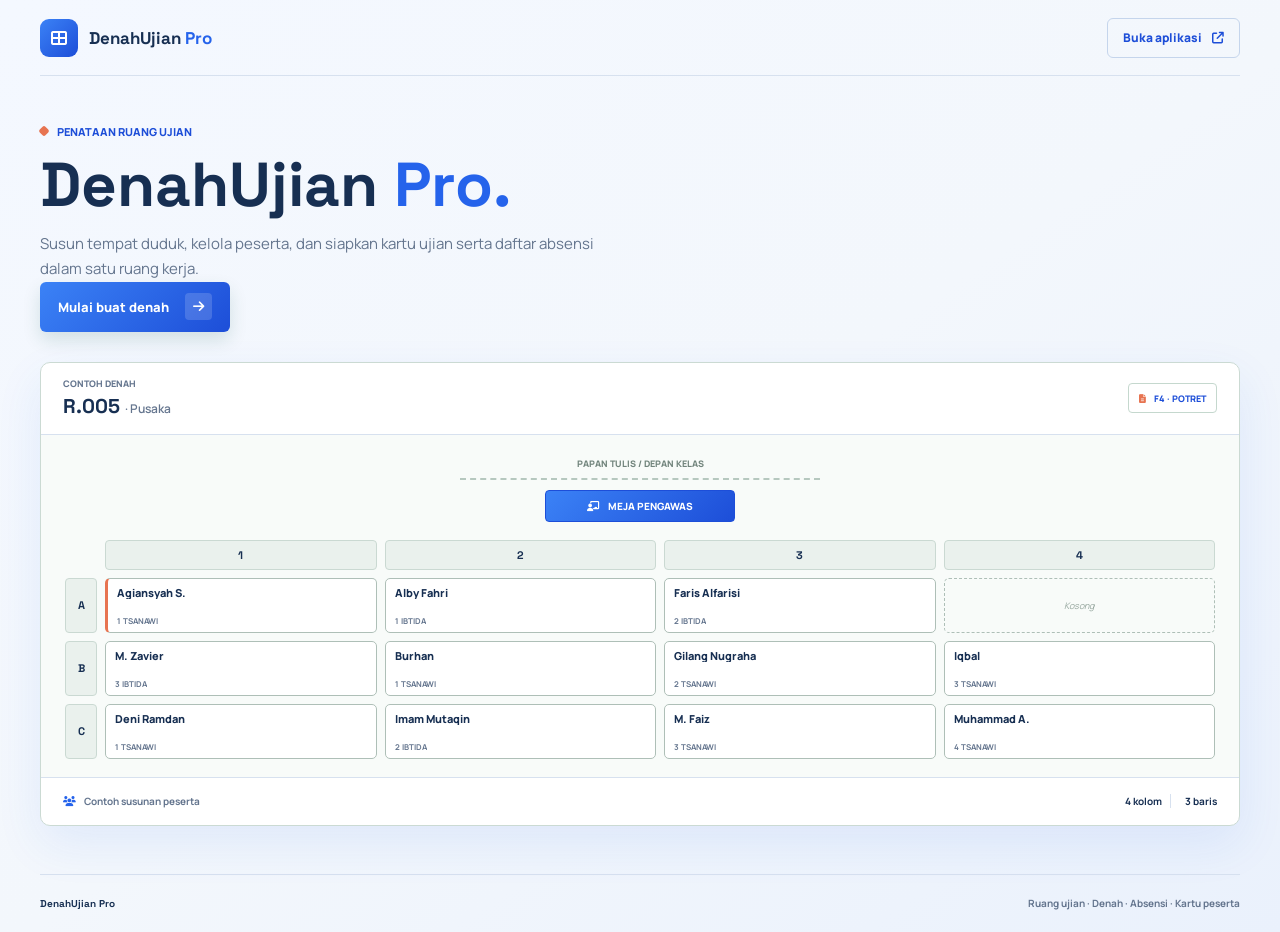
<file: index.html>
<!DOCTYPE html>
<html lang="id">
<head>
    <meta charset="UTF-8">
    <meta name="viewport" content="width=device-width, initial-scale=1.0">
    <meta name="theme-color" content="#f3f7f5">
    <meta name="description" content="DenahUjian Pro membantu menata ruang ujian dan kartu peserta dengan rapi.">
    <title>DenahUjian Pro - Pembuat Denah Ujian</title>
    <link href="https://fonts.googleapis.com/css2?family=Manrope:wght@400;500;600;700;800&family=Space+Grotesk:wght@500;600;700&display=swap" rel="stylesheet">
    <link rel="stylesheet" href="https://cdnjs.cloudflare.com/ajax/libs/font-awesome/6.4.0/css/all.min.css">
    <style>
        :root {
            color-scheme: light;
            --ink: #172f52;
            --muted: #64758e;
            --blue: #2563eb;
            --blue-dark: #1d4ed8;
            --blue-light: #eaf1ff;
            --paper: #f3f7fc;
            --white: #ffffff;
            --line: #d7e1ef;
            --orange: #e77451;
            --yellow: #e7bd53;
        }

        * {
            box-sizing: border-box;
        }

        body {
            min-width: 320px;
            min-height: 100vh;
            margin: 0;
            background: linear-gradient(145deg, #f4f8ff 0%, var(--paper) 52%, #eaf1fc 100%);
            color: var(--ink);
            font-family: 'Manrope', sans-serif;
        }

        a {
            color: inherit;
            text-decoration: none;
        }

        .topbar {
            width: min(1200px, calc(100% - 48px));
            min-height: 76px;
            margin: 0 auto;
            display: flex;
            align-items: center;
            justify-content: space-between;
            border-bottom: 1px solid var(--line);
        }

        .brand {
            display: inline-flex;
            align-items: center;
            gap: 11px;
            font-family: 'Space Grotesk', sans-serif;
            font-size: 17px;
            font-weight: 700;
        }

        .brand-mark {
            width: 38px;
            height: 38px;
            display: grid;
            place-items: center;
            border-radius: 9px;
            background: linear-gradient(135deg, #3b82f6, var(--blue-dark));
            color: var(--white);
            font-size: 16px;
        }

        .brand-pro {
            color: var(--blue);
        }

        .top-link {
            display: inline-flex;
            min-height: 40px;
            align-items: center;
            gap: 10px;
            padding: 0 15px;
            border: 1px solid #c5d5ec;
            border-radius: 6px;
            color: var(--blue-dark);
            font-size: 12px;
            font-weight: 800;
            transition: background 160ms ease, color 160ms ease;
        }

        .top-link:hover {
            background: linear-gradient(135deg, #2563eb, #1e40af);
            color: var(--white);
        }

        .page-main {
            width: min(1200px, calc(100% - 48px));
            margin: 0 auto;
            padding: 42px 0 48px;
        }

        .hero-intro {
            display: flex;
            align-items: flex-end;
            justify-content: space-between;
            gap: 28px;
            margin-bottom: 30px;
            animation: arrive 520ms ease both;
        }

        .hero-copy {
            max-width: 780px;
        }

        .eyebrow {
            display: inline-flex;
            align-items: center;
            gap: 9px;
            margin: 0 0 14px;
            color: var(--blue-dark);
            font-size: 11px;
            font-weight: 800;
            text-transform: uppercase;
        }

        .eyebrow-dot {
            width: 8px;
            height: 8px;
            border-radius: 2px;
            background: var(--orange);
            transform: rotate(45deg);
        }

        h1 {
            margin: 0;
            font-family: 'Space Grotesk', sans-serif;
            font-size: 62px;
            line-height: 1.02;
            font-weight: 700;
        }

        h1 span {
            color: var(--blue);
        }

        .hero-description {
            max-width: 590px;
            margin: 15px 0 0;
            color: var(--muted);
            font-size: 15px;
            line-height: 1.7;
        }

        .hero-action {
            flex: 0 0 auto;
            display: inline-flex;
            min-height: 50px;
            align-items: center;
            justify-content: center;
            gap: 16px;
            padding: 0 18px;
            border-radius: 6px;
            background: linear-gradient(135deg, #3b82f6, var(--blue-dark));
            color: var(--white);
            font-size: 13px;
            font-weight: 800;
            box-shadow: 0 8px 18px rgb(7 85 72 / 0.14);
            transition: background 160ms ease, transform 160ms ease;
        }

        .hero-action:hover {
            transform: translateY(-2px);
            background: linear-gradient(135deg, #2563eb, #1e40af);
        }

        .hero-action-icon {
            width: 27px;
            height: 27px;
            display: grid;
            place-items: center;
            border-radius: 4px;
            background: rgb(255 255 255 / 0.16);
        }

        .preview-panel {
            overflow: hidden;
            border: 1px solid #cbdad3;
            border-radius: 10px;
            background: var(--white);
            box-shadow: 0 18px 48px rgb(37 99 235 / 0.09);
            animation: arrive 620ms 70ms ease both;
        }

        .preview-header {
            min-height: 72px;
            display: flex;
            align-items: center;
            justify-content: space-between;
            gap: 18px;
            padding: 14px 22px;
            border-bottom: 1px solid var(--line);
        }

        .preview-kicker {
            display: block;
            margin-bottom: 3px;
            color: var(--muted);
            font-size: 9px;
            font-weight: 800;
            text-transform: uppercase;
        }

        .preview-title {
            margin: 0;
            font-family: 'Space Grotesk', sans-serif;
            font-size: 20px;
            font-weight: 700;
        }

        .preview-title span {
            color: var(--muted);
            font-family: 'Manrope', sans-serif;
            font-size: 12px;
            font-weight: 600;
        }

        .paper-tag {
            display: inline-flex;
            min-height: 30px;
            align-items: center;
            gap: 8px;
            padding: 0 10px;
            border: 1px solid #c5d8ce;
            border-radius: 4px;
            color: var(--blue-dark);
            font-size: 9px;
            font-weight: 800;
        }

        .paper-tag i {
            color: var(--orange);
        }

        .room-preview {
            padding: 22px 24px 18px;
            background: #f8fbf9;
        }

        .front-area {
            max-width: 360px;
            margin: 0 auto 18px;
            text-align: center;
        }

        .front-label {
            margin: 0 auto 8px;
            color: #71847c;
            font-size: 9px;
            font-weight: 800;
            text-transform: uppercase;
        }

        .board-line {
            height: 3px;
            margin-bottom: 9px;
            border-top: 2px dashed #b6c8bf;
        }

        .supervisor-desk {
            width: 190px;
            min-height: 32px;
            display: flex;
            align-items: center;
            justify-content: center;
            gap: 8px;
            margin: 0 auto;
            border: 1px solid var(--blue-dark);
            border-radius: 4px;
            background: linear-gradient(135deg, #3b82f6, var(--blue-dark));
            color: var(--white);
            font-size: 10px;
            font-weight: 800;
        }

        .seat-grid {
            display: grid;
            grid-template-columns: 32px repeat(4, minmax(0, 1fr));
            gap: 8px;
        }

        .column-number,
        .row-letter {
            min-height: 30px;
            display: grid;
            place-items: center;
            border: 1px solid #cad9d2;
            border-radius: 4px;
            background: #eaf1ed;
            color: var(--ink);
            font-family: 'Space Grotesk', sans-serif;
            font-size: 11px;
            font-weight: 700;
        }

        .seat-corner {
            min-height: 30px;
        }

        .desk {
            min-width: 0;
            min-height: 55px;
            display: flex;
            flex-direction: column;
            justify-content: space-between;
            overflow: hidden;
            padding: 7px 9px 6px;
            border: 1px solid #aebfb7;
            border-radius: 5px;
            background: var(--white);
        }

        .desk-name {
            overflow: hidden;
            color: var(--ink);
            font-size: 11px;
            font-weight: 800;
            line-height: 1.25;
            text-overflow: ellipsis;
            white-space: nowrap;
        }

        .desk-grade {
            align-self: flex-start;
            max-width: 100%;
            overflow: hidden;
            color: var(--muted);
            font-size: 8px;
            font-weight: 700;
            text-overflow: ellipsis;
            white-space: nowrap;
        }

        .desk.empty {
            align-items: center;
            justify-content: center;
            border-style: dashed;
            background: transparent;
            color: #95a69e;
            font-size: 9px;
            font-style: italic;
        }

        .desk.marked {
            border-left: 3px solid var(--orange);
        }

        .preview-footer {
            min-height: 48px;
            display: flex;
            align-items: center;
            justify-content: space-between;
            gap: 12px;
            padding: 10px 22px;
            border-top: 1px solid var(--line);
            color: var(--muted);
            font-size: 10px;
            font-weight: 700;
        }

        .preview-footer > span {
            display: inline-flex;
            align-items: center;
            gap: 8px;
        }

        .preview-footer i {
            color: var(--blue);
        }

        .preview-metrics {
            display: flex;
            gap: 14px;
            color: var(--ink);
        }

        .preview-metrics span + span {
            padding-left: 14px;
            border-left: 1px solid var(--line);
        }

        .page-footer {
            width: min(1200px, calc(100% - 48px));
            min-height: 58px;
            display: flex;
            align-items: center;
            justify-content: space-between;
            gap: 16px;
            margin: 0 auto;
            border-top: 1px solid var(--line);
            color: var(--muted);
            font-size: 10px;
            font-weight: 700;
        }

        .footer-brand {
            color: var(--ink);
            font-family: 'Space Grotesk', sans-serif;
            font-weight: 700;
        }

        @keyframes arrive {
            from { opacity: 0; transform: translateY(10px); }
            to { opacity: 1; transform: translateY(0); }
        }

        @media (max-width: 700px) {
            .topbar,
            .page-main,
            .page-footer {
                width: calc(100% - 32px);
            }

            .topbar {
                min-height: 66px;
            }

            .brand {
                gap: 8px;
                font-size: 15px;
            }

            .brand-mark {
                width: 34px;
                height: 34px;
            }

            .top-link {
                min-height: 36px;
                gap: 7px;
                padding: 0 10px;
                font-size: 10px;
            }

            .page-main {
                padding: 31px 0 34px;
            }

            .hero-intro {
                display: block;
                margin-bottom: 24px;
            }

            h1 {
                font-size: 44px;
            }

            .hero-description {
                max-width: 460px;
                margin-top: 12px;
                font-size: 13px;
                line-height: 1.65;
            }

            .hero-action {
                min-height: 46px;
                margin-top: 19px;
                font-size: 12px;
            }

            .preview-header {
                min-height: 62px;
                padding: 12px 14px;
            }

            .preview-title {
                font-size: 17px;
            }

            .room-preview {
                padding: 18px 12px 14px;
            }

            .seat-grid {
                grid-template-columns: 24px repeat(4, minmax(0, 1fr));
                gap: 5px;
            }

            .column-number,
            .row-letter,
            .seat-corner {
                min-height: 26px;
            }

            .desk {
                min-height: 48px;
                padding: 6px 4px 5px;
            }

            .desk-name {
                font-size: 9px;
            }

            .desk-grade {
                font-size: 7px;
            }

            .preview-footer {
                padding: 9px 12px;
                font-size: 9px;
            }

            .preview-metrics {
                gap: 8px;
            }

            .preview-metrics span + span {
                padding-left: 8px;
            }

            .page-footer {
                min-height: 52px;
            }
        }

        @media (max-width: 380px) {
            .paper-tag {
                gap: 5px;
                padding: 0 7px;
                font-size: 8px;
            }

            .desk-name {
                font-size: 8px;
            }

            .preview-footer > span {
                gap: 5px;
            }
        }

        @media (prefers-reduced-motion: reduce) {
            *, *::before, *::after {
                scroll-behavior: auto !important;
                animation-duration: 0.01ms !important;
                animation-iteration-count: 1 !important;
                transition-duration: 0.01ms !important;
            }
        }
    </style>
</head>
<body>
    <header class="topbar">
        <a href="index.html" class="brand" aria-label="DenahUjian Pro Beranda">
            <span class="brand-mark" aria-hidden="true"><i class="fa-solid fa-table-cells-large"></i></span>
            <span>DenahUjian <span class="brand-pro">Pro</span></span>
        </a>
        <a href="generator.html" class="top-link">
            <span>Buka aplikasi</span>
            <i class="fa-solid fa-arrow-up-right-from-square" aria-hidden="true"></i>
        </a>
    </header>

    <main class="page-main">
        <section class="landing-hero" aria-labelledby="page-title">
            <div class="hero-intro">
                <div class="hero-copy">
                    <p class="eyebrow"><span class="eyebrow-dot" aria-hidden="true"></span> PENATAAN RUANG UJIAN</p>
                    <h1 id="page-title">DenahUjian <span>Pro.</span></h1>
                    <p class="hero-description">Susun tempat duduk, kelola peserta, dan siapkan kartu ujian serta daftar absensi dalam satu ruang kerja.</p>
                    <a href="generator.html" class="hero-action">
                        <span>Mulai buat denah</span>
                        <span class="hero-action-icon"><i class="fa-solid fa-arrow-right" aria-hidden="true"></i></span>
                    </a>
                </div>
            </div>

            <div class="preview-panel" role="img" aria-label="Pratinjau denah ruang ujian dengan tiga baris dan empat kolom">
                <div class="preview-header">
                    <div>
                        <span class="preview-kicker">Contoh denah</span>
                        <h2 class="preview-title">R.005 <span>· Pusaka</span></h2>
                    </div>
                    <span class="paper-tag"><i class="fa-solid fa-file-lines" aria-hidden="true"></i> F4 · POTRET</span>
                </div>

                <div class="room-preview">
                    <div class="front-area">
                        <p class="front-label">Papan tulis / depan kelas</p>
                        <div class="board-line"></div>
                        <div class="supervisor-desk"><i class="fa-solid fa-chalkboard-user" aria-hidden="true"></i> MEJA PENGAWAS</div>
                    </div>

                    <div class="seat-grid" aria-hidden="true">
                        <span class="seat-corner"></span>
                        <span class="column-number">1</span>
                        <span class="column-number">2</span>
                        <span class="column-number">3</span>
                        <span class="column-number">4</span>

                        <span class="row-letter">A</span>
                        <div class="desk marked"><span class="desk-name">Agiansyah S.</span><span class="desk-grade">1 TSANAWI</span></div>
                        <div class="desk"><span class="desk-name">Alby Fahri</span><span class="desk-grade">1 IBTIDA</span></div>
                        <div class="desk"><span class="desk-name">Faris Alfarisi</span><span class="desk-grade">2 IBTIDA</span></div>
                        <div class="desk empty">Kosong</div>

                        <span class="row-letter">B</span>
                        <div class="desk"><span class="desk-name">M. Zavier</span><span class="desk-grade">3 IBTIDA</span></div>
                        <div class="desk"><span class="desk-name">Burhan</span><span class="desk-grade">1 TSANAWI</span></div>
                        <div class="desk"><span class="desk-name">Gilang Nugraha</span><span class="desk-grade">2 TSANAWI</span></div>
                        <div class="desk"><span class="desk-name">Iqbal</span><span class="desk-grade">3 TSANAWI</span></div>

                        <span class="row-letter">C</span>
                        <div class="desk"><span class="desk-name">Deni Ramdan</span><span class="desk-grade">1 TSANAWI</span></div>
                        <div class="desk"><span class="desk-name">Imam Mutaqin</span><span class="desk-grade">2 IBTIDA</span></div>
                        <div class="desk"><span class="desk-name">M. Faiz</span><span class="desk-grade">3 TSANAWI</span></div>
                        <div class="desk"><span class="desk-name">Muhammad A.</span><span class="desk-grade">4 TSANAWI</span></div>
                    </div>
                </div>

                <div class="preview-footer">
                    <span><i class="fa-solid fa-users" aria-hidden="true"></i> Contoh susunan peserta</span>
                    <span class="preview-metrics"><span>4 kolom</span><span>3 baris</span></span>
                </div>
            </div>
        </section>
    </main>

    <footer class="page-footer">
        <span class="footer-brand">DenahUjian Pro</span>
        <span>Ruang ujian · Denah · Absensi · Kartu peserta</span>
    </footer>
</body>
</html>
</file>
